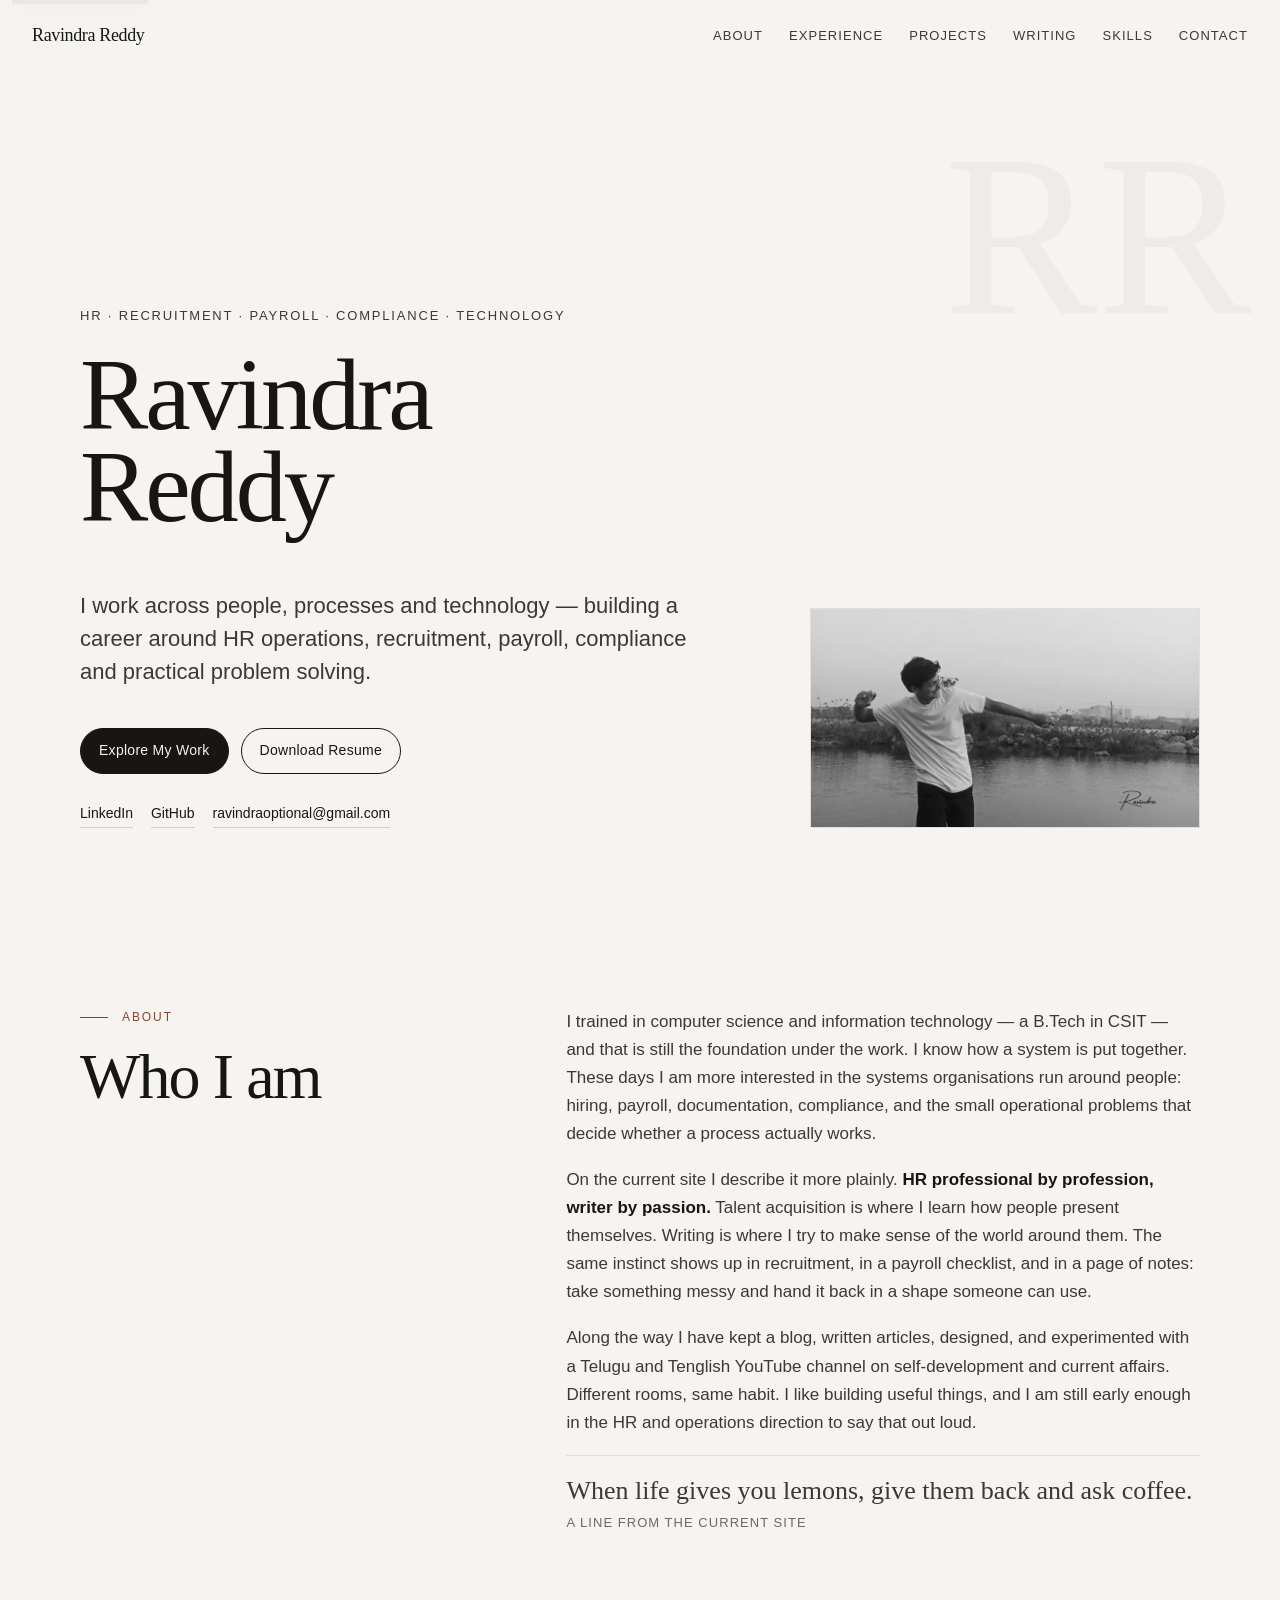
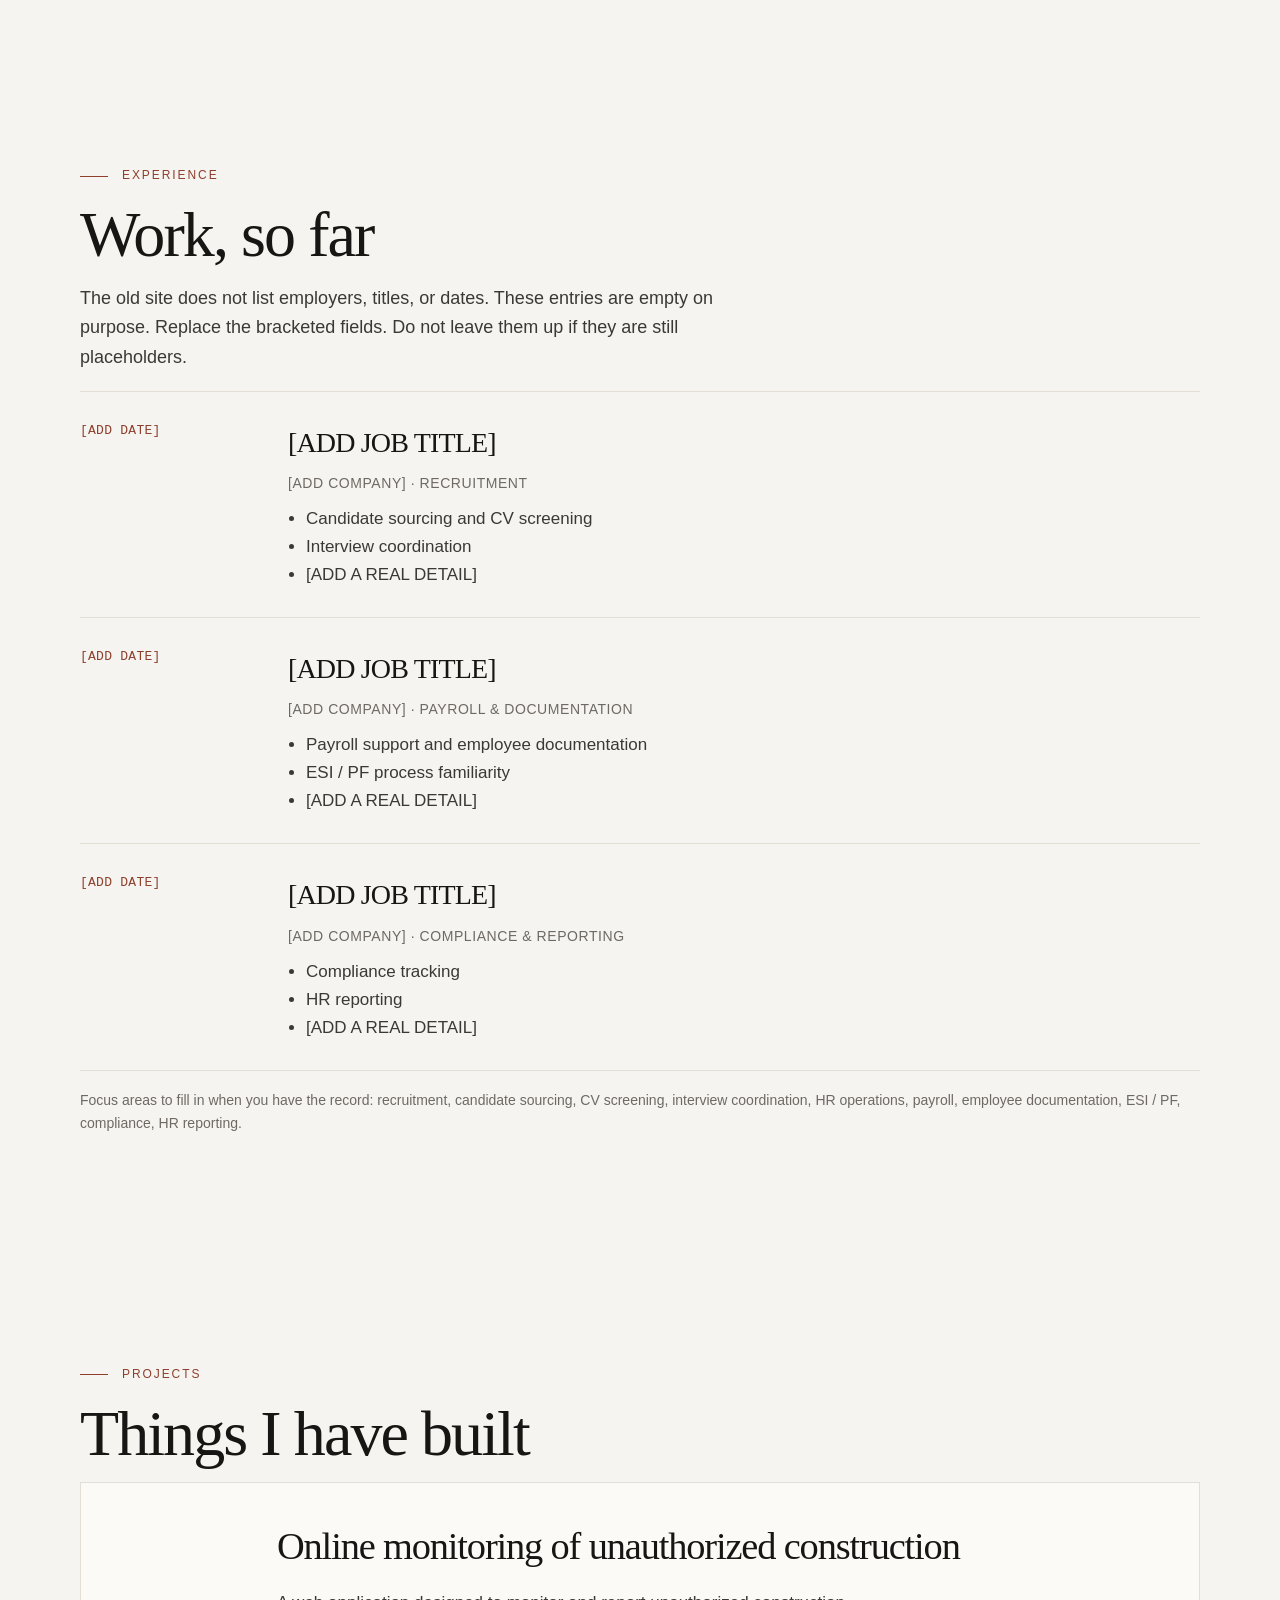
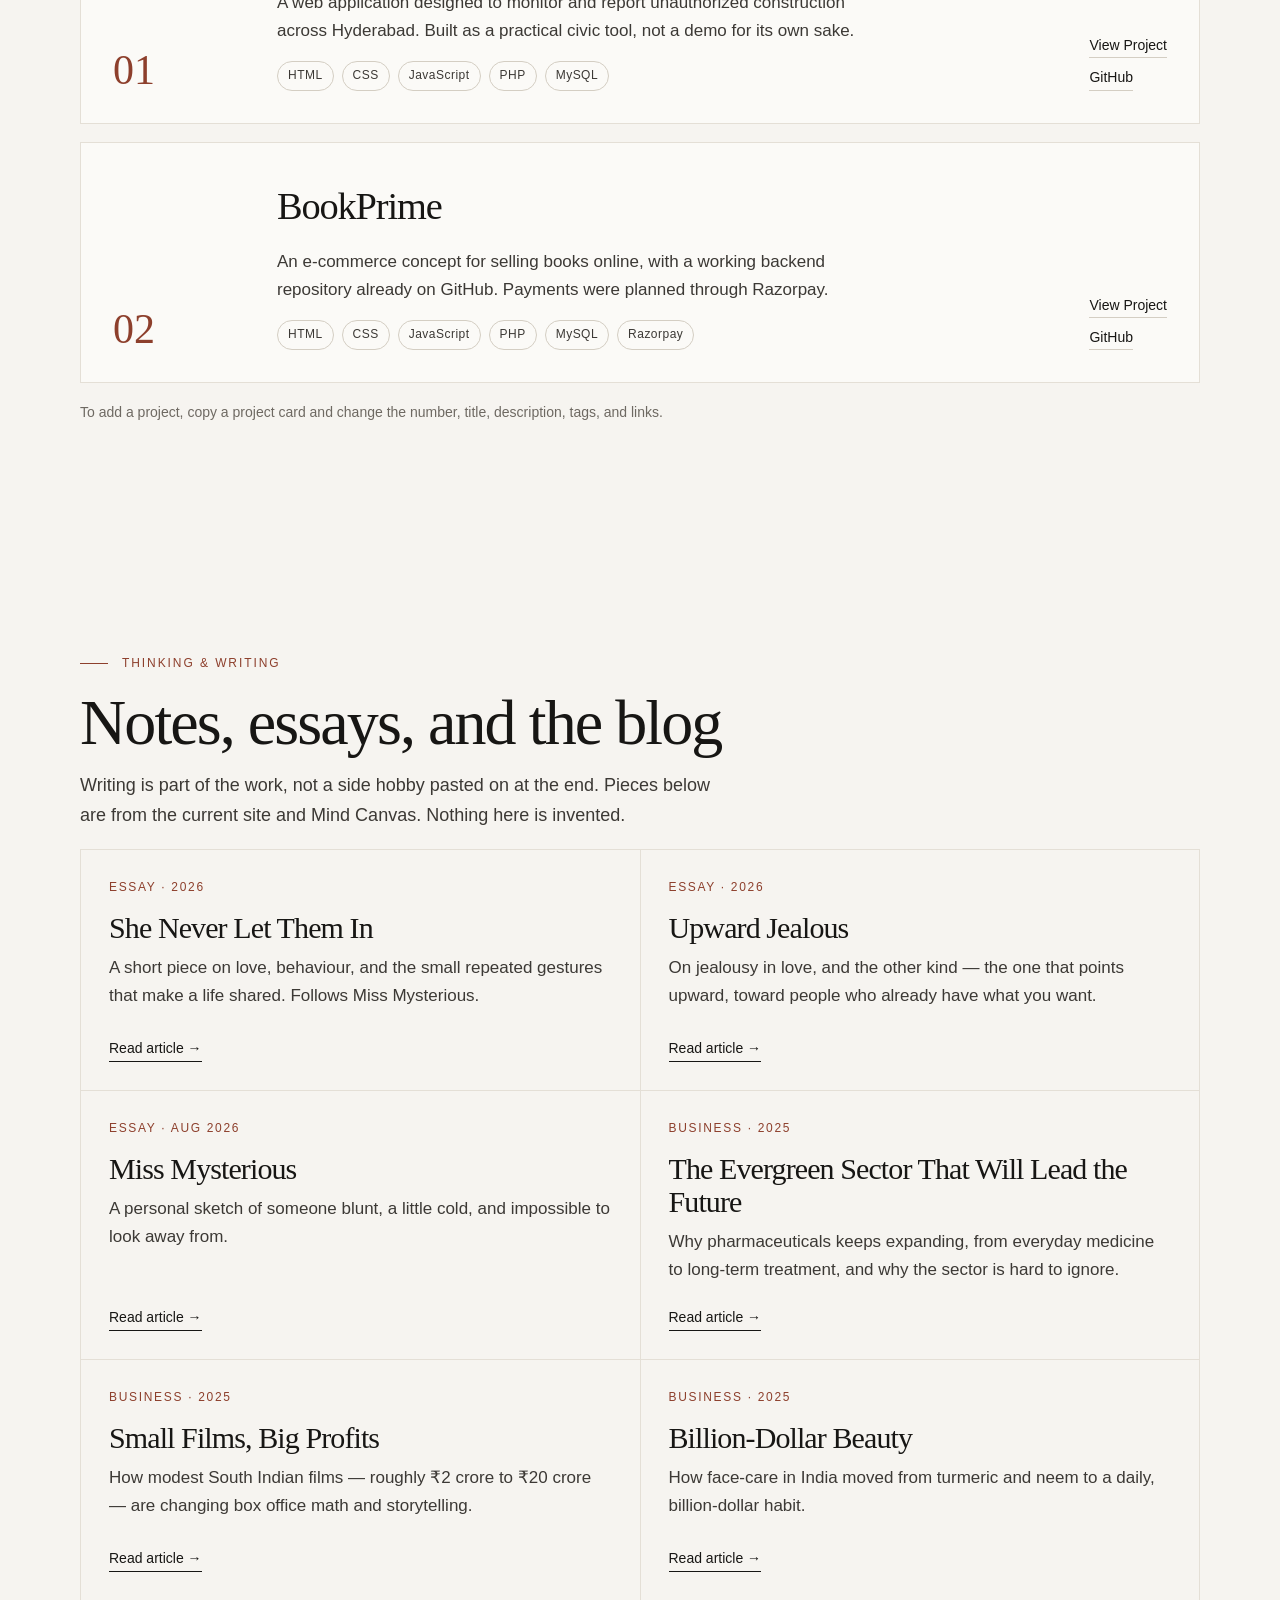
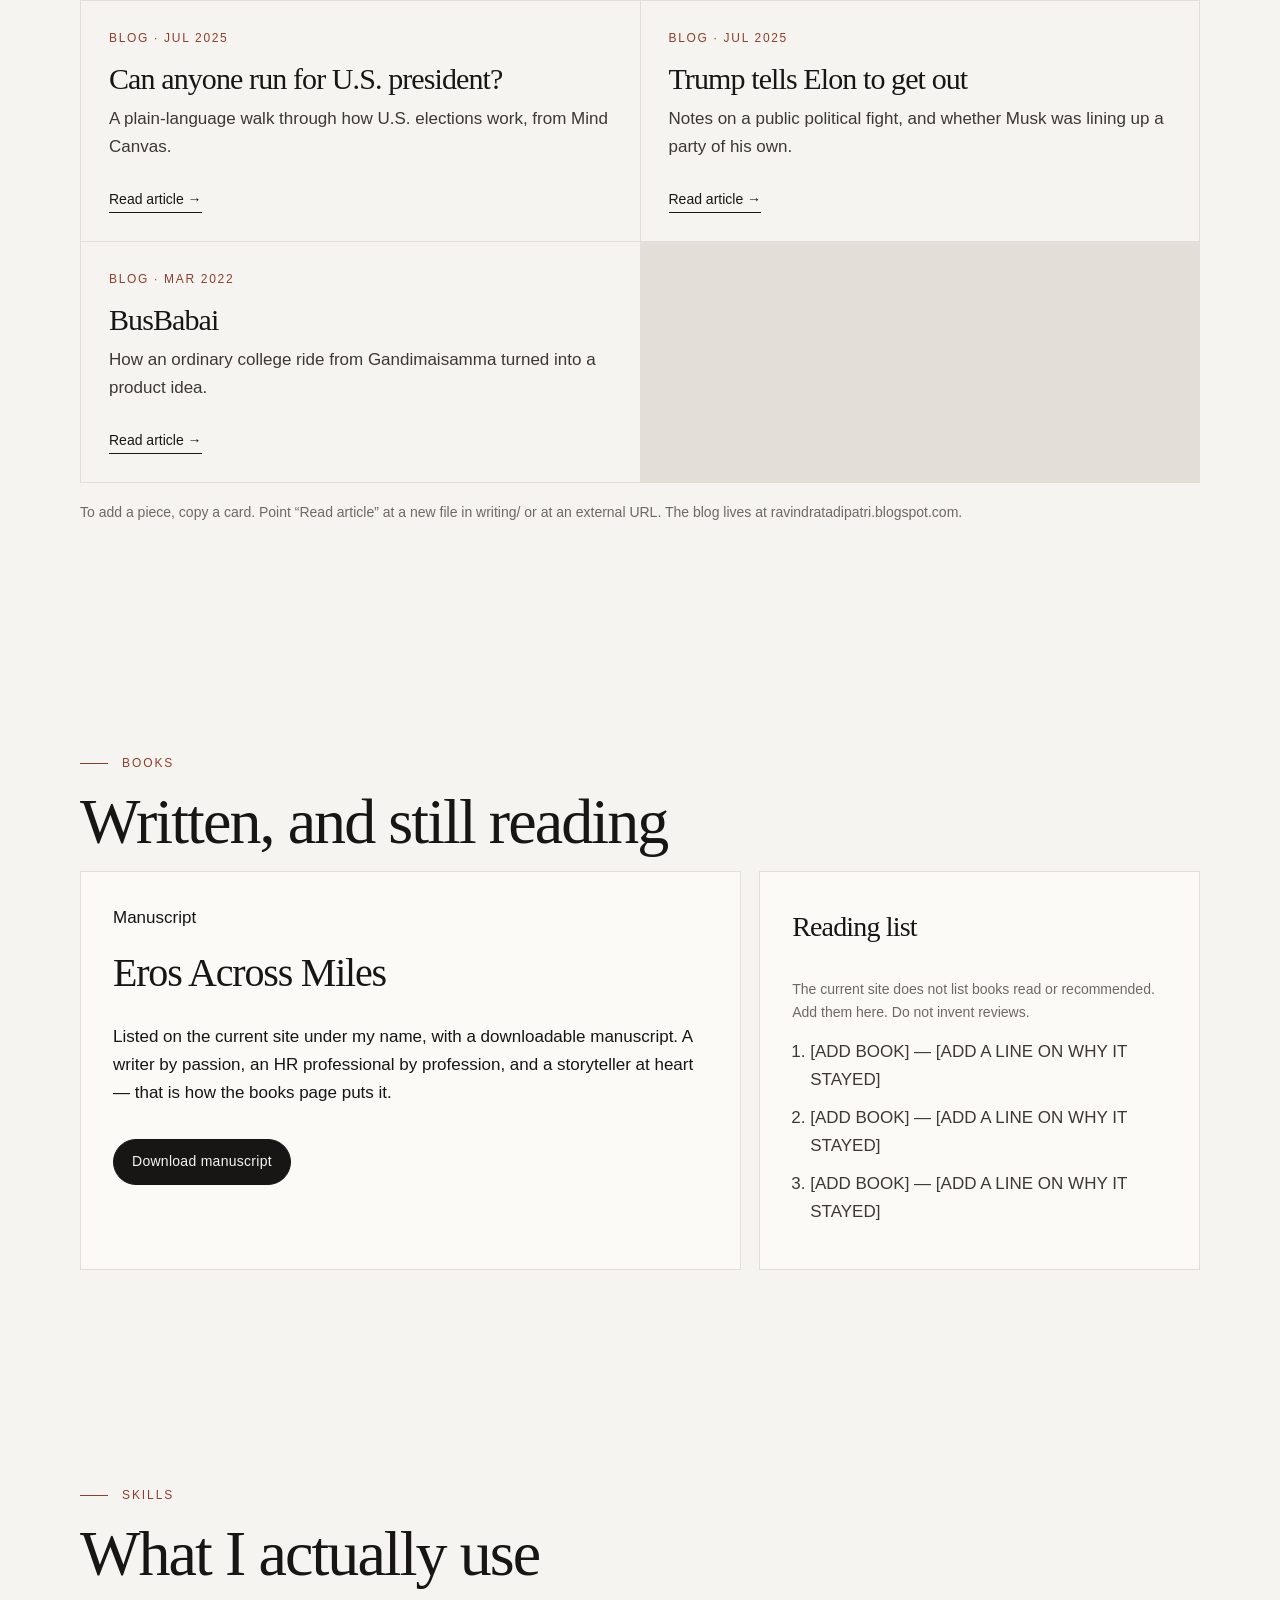
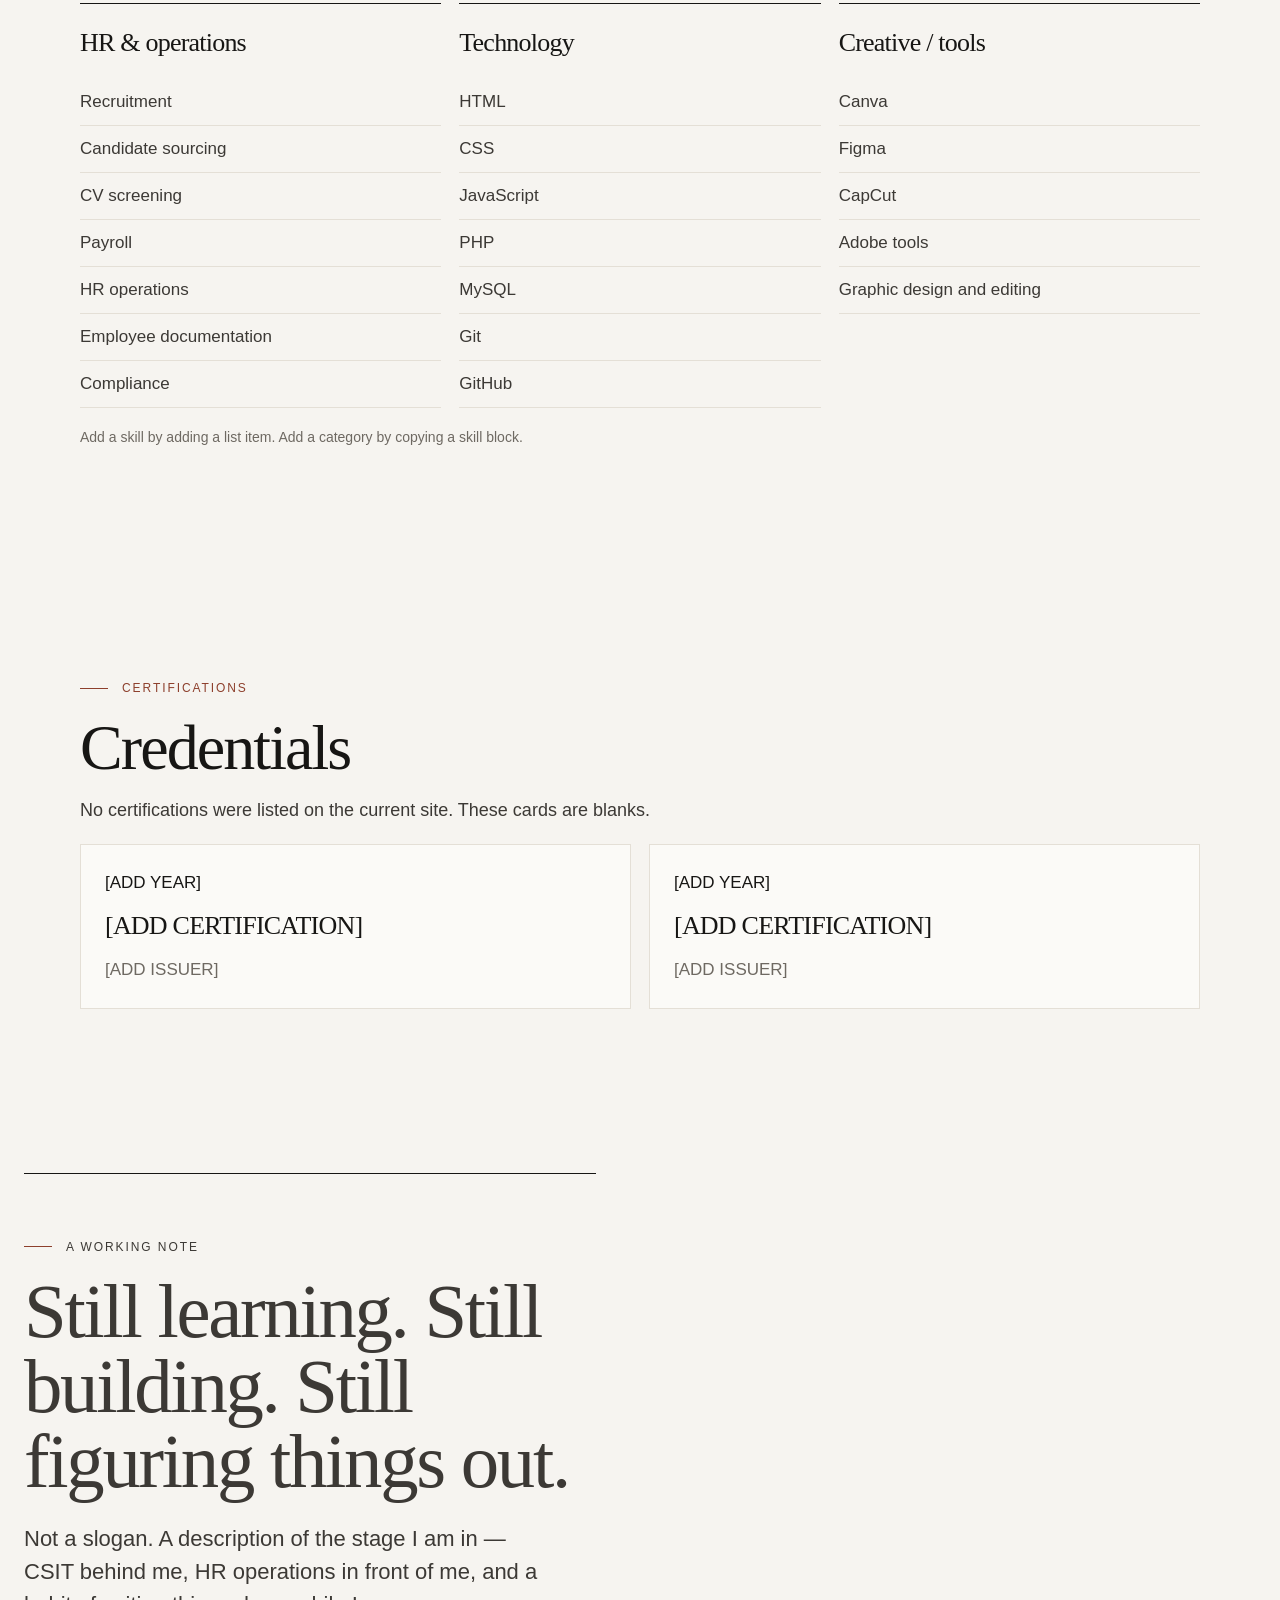
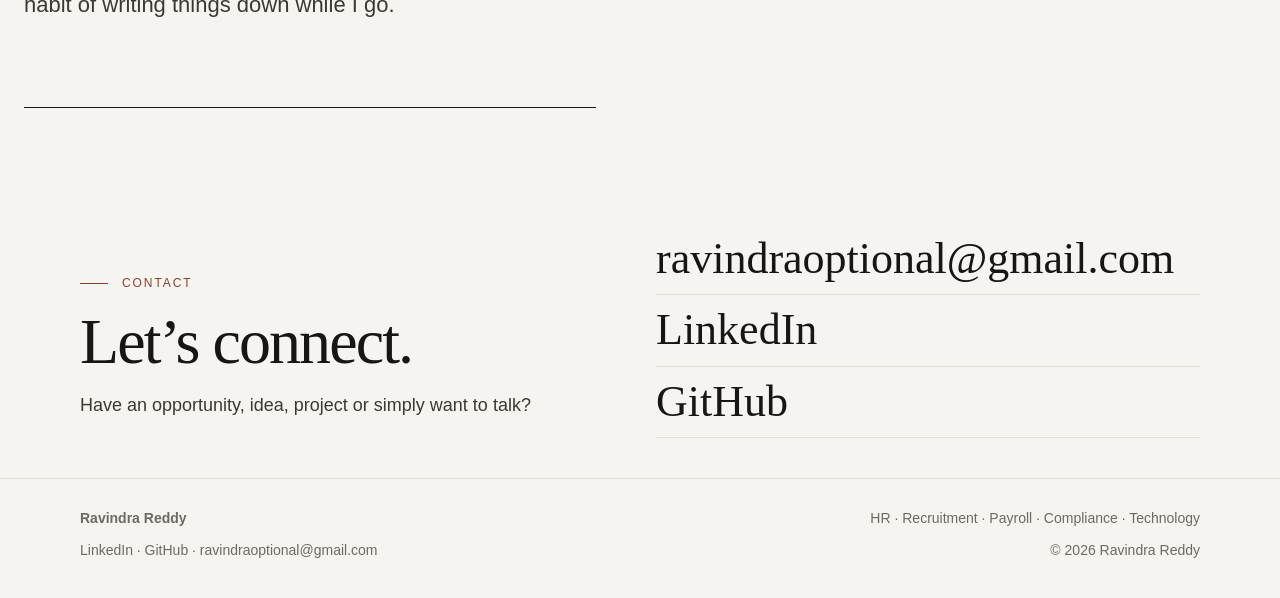
<file: index.html>
<!DOCTYPE html>
<html lang="en">
<head>
  <meta charset="UTF-8">
  <meta name="viewport" content="width=device-width, initial-scale=1">
  <title>Ravindra Reddy | HR, Recruitment, Payroll & Technology</title>
  <meta name="description" content="Personal website of Ravindra Reddy — HR, recruitment, payroll, compliance, technology and writing.">
  <meta name="author" content="Ravindra Reddy Tadipatri">
  <link rel="canonical" href="https://ravindraoptional-pixel.github.io/">
  <meta property="og:type" content="website">
  <meta property="og:title" content="Ravindra Reddy | HR, Recruitment, Payroll & Technology">
  <meta property="og:description" content="Personal website of Ravindra Reddy — HR, recruitment, payroll, compliance, technology and writing.">
  <meta property="og:url" content="https://ravindraoptional-pixel.github.io/">
  <meta property="og:image" content="https://ravindraoptional-pixel.github.io/assets/images/home.jpg">
  <meta name="twitter:card" content="summary_large_image">
  <meta name="twitter:image" content="https://ravindraoptional-pixel.github.io/assets/images/home.jpg">
  <meta name="twitter:title" content="Ravindra Reddy | HR, Recruitment, Payroll & Technology">
  <meta name="twitter:description" content="Personal website of Ravindra Reddy — HR, recruitment, payroll, compliance, technology and writing.">
  <link rel="icon" href="assets/icons/favicon.svg" type="image/svg+xml">
  <link rel="stylesheet" href="style.css">
</head>
<body>
  <a class="skip" href="#main">Skip to content</a>
  <header class="nav">
    <a class="brand" href="#top">Ravindra Reddy</a>
    <nav aria-label="Primary">
      <ul class="nav-links">
        <li><a href="#about">About</a></li>
        <li><a href="#experience">Experience</a></li>
        <li><a href="#projects">Projects</a></li>
        <li><a href="#writing">Writing</a></li>
        <li><a href="#skills">Skills</a></li>
        <li><a href="#contact">Contact</a></li>
      </ul>
    </nav>
    <button class="menu-btn" aria-label="Open menu" aria-expanded="false">
      <span></span><span></span><span></span>
    </button>
  </header>
  <div class="mobile-panel" id="mobile-nav">
    <a href="#about">About</a>
    <a href="#experience">Experience</a>
    <a href="#projects">Projects</a>
    <a href="#writing">Writing</a>
    <a href="#skills">Skills</a>
    <a href="#contact">Contact</a>
  </div>

  <main id="main">
    <section class="hero wrap" id="top">
      <div class="hero-bg" aria-hidden="true">RR</div>
      <div>
        <p class="eyebrow">HR · Recruitment · Payroll · Compliance · Technology</p>
        <h1>Ravindra<br>Reddy</h1>
        <p class="statement">I work across people, processes and technology — building a career around HR operations, recruitment, payroll, compliance and practical problem solving.</p>
        <div class="actions">
          <a class="btn" href="#projects">Explore My Work</a>
          <a class="btn ghost" href="resume.pdf" download>Download Resume</a>
        </div>
        <div class="socials">
          <a href="https://www.linkedin.com/in/ravindra-reddy-tadipatri-b8110123b" target="_blank" rel="noopener">LinkedIn</a>
          <a href="https://github.com/ravindraoptional-pixel" target="_blank" rel="noopener">GitHub</a>
          <a data-email href="mailto:ravindraoptional@gmail.com">ravindraoptional@gmail.com</a>
        </div>
      </div>
      <aside class="hero-panel hero-photo" aria-label="Portrait of Ravindra Reddy">
        <img src="assets/images/home.jpg" alt="Ravindra Reddy standing by the water, arms open, black and white" width="1600" height="900">
      </aside>
    </section>

    <section class="section" id="about">
      <div class="wrap split">
        <div>
          <p class="kicker">About</p>
          <h2>Who I am</h2>
        </div>
        <div class="about">
          <p>I trained in computer science and information technology — a B.Tech in CSIT — and that is still the foundation under the work. I know how a system is put together. These days I am more interested in the systems organisations run around people: hiring, payroll, documentation, compliance, and the small operational problems that decide whether a process actually works.</p>
          <p>On the current site I describe it more plainly. <strong>HR professional by profession, writer by passion.</strong> Talent acquisition is where I learn how people present themselves. Writing is where I try to make sense of the world around them. The same instinct shows up in recruitment, in a payroll checklist, and in a page of notes: take something messy and hand it back in a shape someone can use.</p>
          <p>Along the way I have kept a blog, written articles, designed, and experimented with a Telugu and Tenglish YouTube channel on self-development and current affairs. Different rooms, same habit. I like building useful things, and I am still early enough in the HR and operations direction to say that out loud.</p>
          <p class="quote">When life gives you lemons, give them back and ask coffee.<span>A line from the current site</span></p>
        </div>
      </div>
    </section>

    <section class="section" id="experience">
      <div class="wrap">
        <p class="kicker">Experience</p>
        <h2>Work, so far</h2>
        <p class="lede">The old site does not list employers, titles, or dates. These entries are empty on purpose. Replace the bracketed fields. Do not leave them up if they are still placeholders.</p>
        <!-- EDIT: copy a .job block to add a role. Replace every [ADD …] field. -->
        <div class="timeline">
          <article class="job">
            <time>[ADD DATE]</time>
            <div>
              <h3>[ADD JOB TITLE]</h3>
              <p class="meta">[ADD COMPANY] · Recruitment</p>
              <ul>
                <li>Candidate sourcing and CV screening</li>
                <li>Interview coordination</li>
                <li>[ADD A REAL DETAIL]</li>
              </ul>
            </div>
          </article>
          <article class="job">
            <time>[ADD DATE]</time>
            <div>
              <h3>[ADD JOB TITLE]</h3>
              <p class="meta">[ADD COMPANY] · Payroll & documentation</p>
              <ul>
                <li>Payroll support and employee documentation</li>
                <li>ESI / PF process familiarity</li>
                <li>[ADD A REAL DETAIL]</li>
              </ul>
            </div>
          </article>
          <article class="job">
            <time>[ADD DATE]</time>
            <div>
              <h3>[ADD JOB TITLE]</h3>
              <p class="meta">[ADD COMPANY] · Compliance & reporting</p>
              <ul>
                <li>Compliance tracking</li>
                <li>HR reporting</li>
                <li>[ADD A REAL DETAIL]</li>
              </ul>
            </div>
          </article>
        </div>
        <p class="note">Focus areas to fill in when you have the record: recruitment, candidate sourcing, CV screening, interview coordination, HR operations, payroll, employee documentation, ESI / PF, compliance, HR reporting.</p>
      </div>
    </section>

    <section class="section" id="projects">
      <div class="wrap">
        <p class="kicker">Projects</p>
        <h2>Things I have built</h2>
        <div class="projects">
          <article class="project">
            <div class="num">01</div>
            <div>
              <h3>Online monitoring of unauthorized construction</h3>
              <p>A web application designed to monitor and report unauthorized construction across Hyderabad. Built as a practical civic tool, not a demo for its own sake.</p>
              <div class="tags">
                <span>HTML</span><span>CSS</span><span>JavaScript</span><span>PHP</span><span>MySQL</span>
              </div>
            </div>
            <div class="project-links">
              <!-- EDIT: replace # with the live project URL -->
              <a href="#">View Project</a>
              <!-- EDIT: replace # with the GitHub repository URL -->
              <a href="#">GitHub</a>
            </div>
          </article>
          <article class="project">
            <div class="num">02</div>
            <div>
              <h3>BookPrime</h3>
              <p>An e-commerce concept for selling books online, with a working backend repository already on GitHub. Payments were planned through Razorpay.</p>
              <div class="tags">
                <span>HTML</span><span>CSS</span><span>JavaScript</span><span>PHP</span><span>MySQL</span><span>Razorpay</span>
              </div>
            </div>
            <div class="project-links">
              <!-- EDIT: replace # if a live demo exists -->
              <a href="#">View Project</a>
              <a href="https://github.com/ravindraoptional-pixel/bookprime-backend" target="_blank" rel="noopener">GitHub</a>
            </div>
          </article>
        </div>
        <p class="note">To add a project, copy a project card and change the number, title, description, tags, and links.</p>
      </div>
    </section>

    <section class="section" id="writing">
      <div class="wrap">
        <p class="kicker">Thinking & writing</p>
        <h2>Notes, essays, and the blog</h2>
        <p class="lede">Writing is part of the work, not a side hobby pasted on at the end. Pieces below are from the current site and Mind Canvas. Nothing here is invented.</p>
        <div class="editorial">
          <article class="card">
            <span class="cat">Essay · 2026</span>
            <h3>She Never Let Them In</h3>
            <p>A short piece on love, behaviour, and the small repeated gestures that make a life shared. Follows Miss Mysterious.</p>
            <a class="more" href="writing/she-never-let-them-in.html">Read article →</a>
          </article>
          <article class="card">
            <span class="cat">Essay · 2026</span>
            <h3>Upward Jealous</h3>
            <p>On jealousy in love, and the other kind — the one that points upward, toward people who already have what you want.</p>
            <a class="more" href="writing/upward-jealous.html">Read article →</a>
          </article>
          <article class="card">
            <span class="cat">Essay · Aug 2026</span>
            <h3>Miss Mysterious</h3>
            <p>A personal sketch of someone blunt, a little cold, and impossible to look away from.</p>
            <a class="more" href="writing/miss-mysterious.html">Read article →</a>
          </article>
          <article class="card">
            <span class="cat">Business · 2025</span>
            <h3>The Evergreen Sector That Will Lead the Future</h3>
            <p>Why pharmaceuticals keeps expanding, from everyday medicine to long-term treatment, and why the sector is hard to ignore.</p>
            <a class="more" href="writing/evergreen-sector.html">Read article →</a>
          </article>
          <article class="card">
            <span class="cat">Business · 2025</span>
            <h3>Small Films, Big Profits</h3>
            <p>How modest South Indian films — roughly ₹2 crore to ₹20 crore — are changing box office math and storytelling.</p>
            <a class="more" href="writing/small-films.html">Read article →</a>
          </article>
          <article class="card">
            <span class="cat">Business · 2025</span>
            <h3>Billion-Dollar Beauty</h3>
            <p>How face-care in India moved from turmeric and neem to a daily, billion-dollar habit.</p>
            <a class="more" href="writing/billion-dollar-beauty.html">Read article →</a>
          </article>
          <article class="card">
            <span class="cat">Blog · Jul 2025</span>
            <h3>Can anyone run for U.S. president?</h3>
            <p>A plain-language walk through how U.S. elections work, from Mind Canvas.</p>
            <a class="more" href="https://ravindratadipatri.blogspot.com/2025/07/can-anyone-run-for-us-president-us.html" target="_blank" rel="noopener">Read article →</a>
          </article>
          <article class="card">
            <span class="cat">Blog · Jul 2025</span>
            <h3>Trump tells Elon to get out</h3>
            <p>Notes on a public political fight, and whether Musk was lining up a party of his own.</p>
            <a class="more" href="https://ravindratadipatri.blogspot.com/2025/07/trump-tells-elon-to-get-out-is-musk.html" target="_blank" rel="noopener">Read article →</a>
          </article>
          <article class="card">
            <span class="cat">Blog · Mar 2022</span>
            <h3>BusBabai</h3>
            <p>How an ordinary college ride from Gandimaisamma turned into a product idea.</p>
            <a class="more" href="https://ravindratadipatri.blogspot.com/2022/03/busbabaiin.html" target="_blank" rel="noopener">Read article →</a>
          </article>
        </div>
        <p class="note">To add a piece, copy a card. Point “Read article” at a new file in writing/ or at an external URL. The blog lives at ravindratadipatri.blogspot.com.</p>
      </div>
    </section>

    <section class="section" id="books">
      <div class="wrap">
        <p class="kicker">Books</p>
        <h2>Written, and still reading</h2>
        <div class="books">
          <article class="book">
            <span class="cat">Manuscript</span>
            <h3>Eros Across Miles</h3>
            <p>Listed on the current site under my name, with a downloadable manuscript. A writer by passion, an HR professional by profession, and a storyteller at heart — that is how the books page puts it.</p>
            <div class="actions">
              <a class="btn" href="https://img1.wsimg.com/blobby/go/83d90bbe-ee3a-4395-9092-9f5ceddd77f4/downloads/Eros%20across%20miles(5).docx?ver=1788889213352">Download manuscript</a>
            </div>
          </article>
          <aside class="shelf">
            <h3>Reading list</h3>
            <p class="note">The current site does not list books read or recommended. Add them here. Do not invent reviews.</p>
            <ol>
              <li>[ADD BOOK] — [ADD A LINE ON WHY IT STAYED]</li>
              <li>[ADD BOOK] — [ADD A LINE ON WHY IT STAYED]</li>
              <li>[ADD BOOK] — [ADD A LINE ON WHY IT STAYED]</li>
            </ol>
          </aside>
        </div>
      </div>
    </section>

    <section class="section" id="skills">
      <div class="wrap">
        <p class="kicker">Skills</p>
        <h2>What I actually use</h2>
        <div class="skills">
          <article class="skill">
            <h3>HR & operations</h3>
            <ul>
              <li>Recruitment</li>
              <li>Candidate sourcing</li>
              <li>CV screening</li>
              <li>Payroll</li>
              <li>HR operations</li>
              <li>Employee documentation</li>
              <li>Compliance</li>
            </ul>
          </article>
          <article class="skill">
            <h3>Technology</h3>
            <ul>
              <li>HTML</li>
              <li>CSS</li>
              <li>JavaScript</li>
              <li>PHP</li>
              <li>MySQL</li>
              <li>Git</li>
              <li>GitHub</li>
            </ul>
          </article>
          <article class="skill">
            <h3>Creative / tools</h3>
            <ul>
              <li>Canva</li>
              <li>Figma</li>
              <li>CapCut</li>
              <li>Adobe tools</li>
              <li>Graphic design and editing</li>
            </ul>
          </article>
        </div>
        <p class="note">Add a skill by adding a list item. Add a category by copying a skill block.</p>
      </div>
    </section>

    <section class="section" id="certifications">
      <div class="wrap">
        <p class="kicker">Certifications</p>
        <h2>Credentials</h2>
        <p class="lede">No certifications were listed on the current site. These cards are blanks.</p>
        <div class="certs">
          <article class="cert">
            <span class="cat">[ADD YEAR]</span>
            <h3>[ADD CERTIFICATION]</h3>
            <p>[ADD ISSUER]</p>
          </article>
          <article class="cert">
            <span class="cat">[ADD YEAR]</span>
            <h3>[ADD CERTIFICATION]</h3>
            <p>[ADD ISSUER]</p>
          </article>
        </div>
      </div>
    </section>

    <section class="statement">
      <div class="wrap statement-inner">
        <p class="kicker">A working note</p>
        <h2>Still learning. Still building. Still figuring things out.</h2>
        <p>Not a slogan. A description of the stage I am in — CSIT behind me, HR operations in front of me, and a habit of writing things down while I go.</p>
      </div>
    </section>

    <section class="section contact" id="contact">
      <div class="wrap contact-grid">
        <div>
          <p class="kicker">Contact</p>
          <h2>Let’s connect.</h2>
          <p class="lede">Have an opportunity, idea, project or simply want to talk?</p>
        </div>
        <div>
          <a class="big" data-email href="mailto:ravindraoptional@gmail.com">ravindraoptional@gmail.com</a>
          <a class="big" href="https://www.linkedin.com/in/ravindra-reddy-tadipatri-b8110123b" target="_blank" rel="noopener">LinkedIn</a>
          <a class="big" href="https://github.com/ravindraoptional-pixel" target="_blank" rel="noopener">GitHub</a>
        </div>
      </div>
    </section>
  </main>

  <footer class="footer">
    <div class="wrap">
      <div class="footer-row">
        <strong>Ravindra Reddy</strong>
        <span>HR · Recruitment · Payroll · Compliance · Technology</span>
      </div>
      <div class="footer-links">
        <span>
          <a href="https://www.linkedin.com/in/ravindra-reddy-tadipatri-b8110123b" target="_blank" rel="noopener">LinkedIn</a>
          ·
          <a href="https://github.com/ravindraoptional-pixel" target="_blank" rel="noopener">GitHub</a>
          ·
          <a data-email href="mailto:ravindraoptional@gmail.com">Email</a>
        </span>
        <span>© <span data-year>2026</span> Ravindra Reddy</span>
      </div>
    </div>
  </footer>
  <script src="script.js"></script>
</body>
</html>
</file>
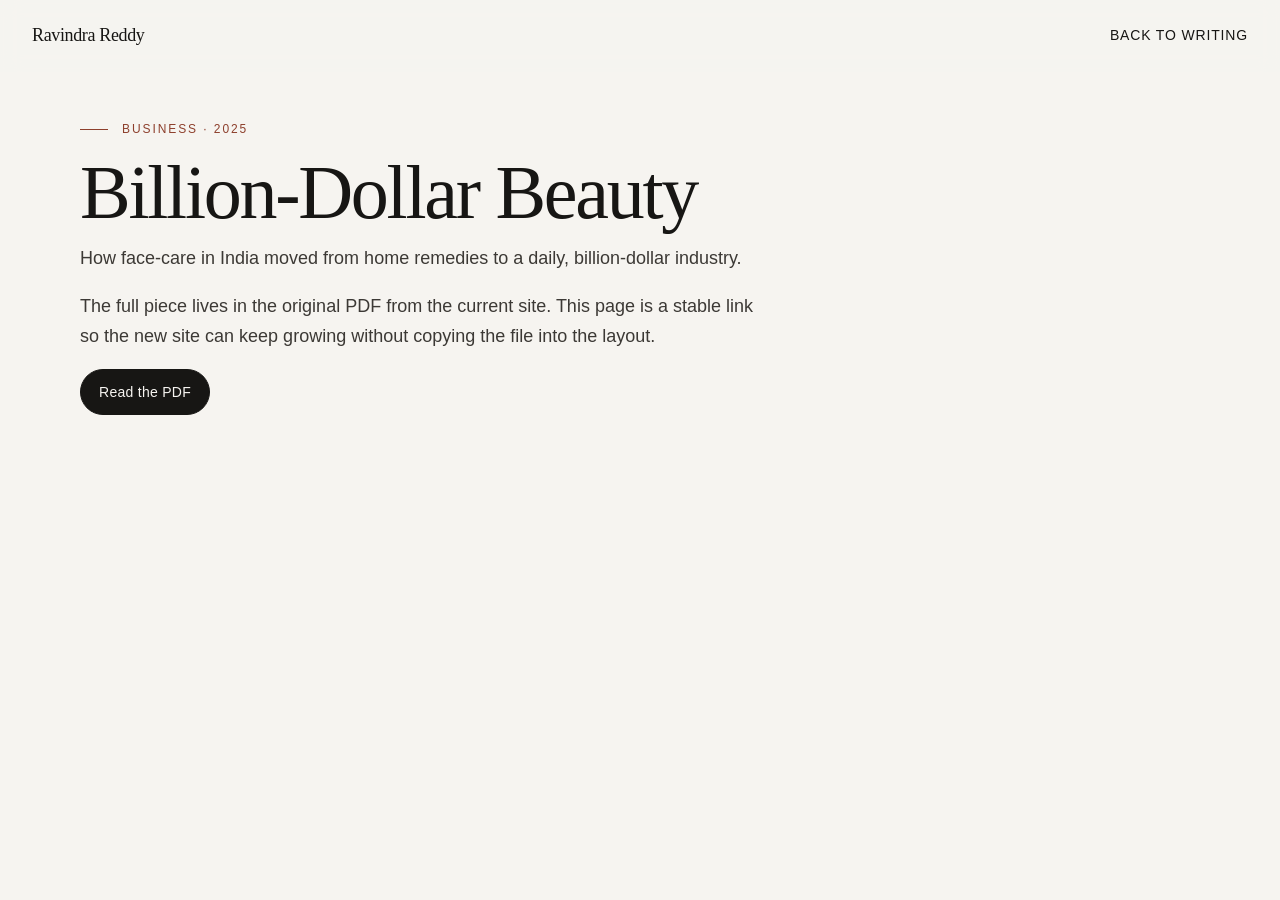
<file: writing/billion-dollar-beauty.html>
<!DOCTYPE html>
<html lang="en">
<head>
  <meta charset="UTF-8">
  <meta name="viewport" content="width=device-width, initial-scale=1">
  <title>Billion-Dollar Beauty — Ravindra Reddy</title>
  <meta name="description" content="How face-care in India moved from home remedies to a daily, billion-dollar industry.">
  <link rel="icon" href="../assets/icons/favicon.svg" type="image/svg+xml">
  <link rel="stylesheet" href="../style.css">
</head>
<body>
  <header class="nav">
    <a class="brand" href="../index.html">Ravindra Reddy</a>
    <a class="back" href="../index.html#writing">Back to writing</a>
  </header>
  <main class="page wrap">
    <p class="kicker">Business · 2025</p>
    <h1>Billion-Dollar Beauty</h1>
    <div class="prose">
      <p>How face-care in India moved from home remedies to a daily, billion-dollar industry.</p>
      <p>The full piece lives in the original PDF from the current site. This page is a stable link so the new site can keep growing without copying the file into the layout.</p>
      <p><a class="btn" href="https://img1.wsimg.com/blobby/go/83d90bbe-ee3a-4395-9092-9f5ceddd77f4/Face%20Care%20Article%20by%20Ravindra%20Feb%20Month.pdf" target="_blank" rel="noopener">Read the PDF</a></p>
    </div>
  </main>
</body>
</html>
</file>
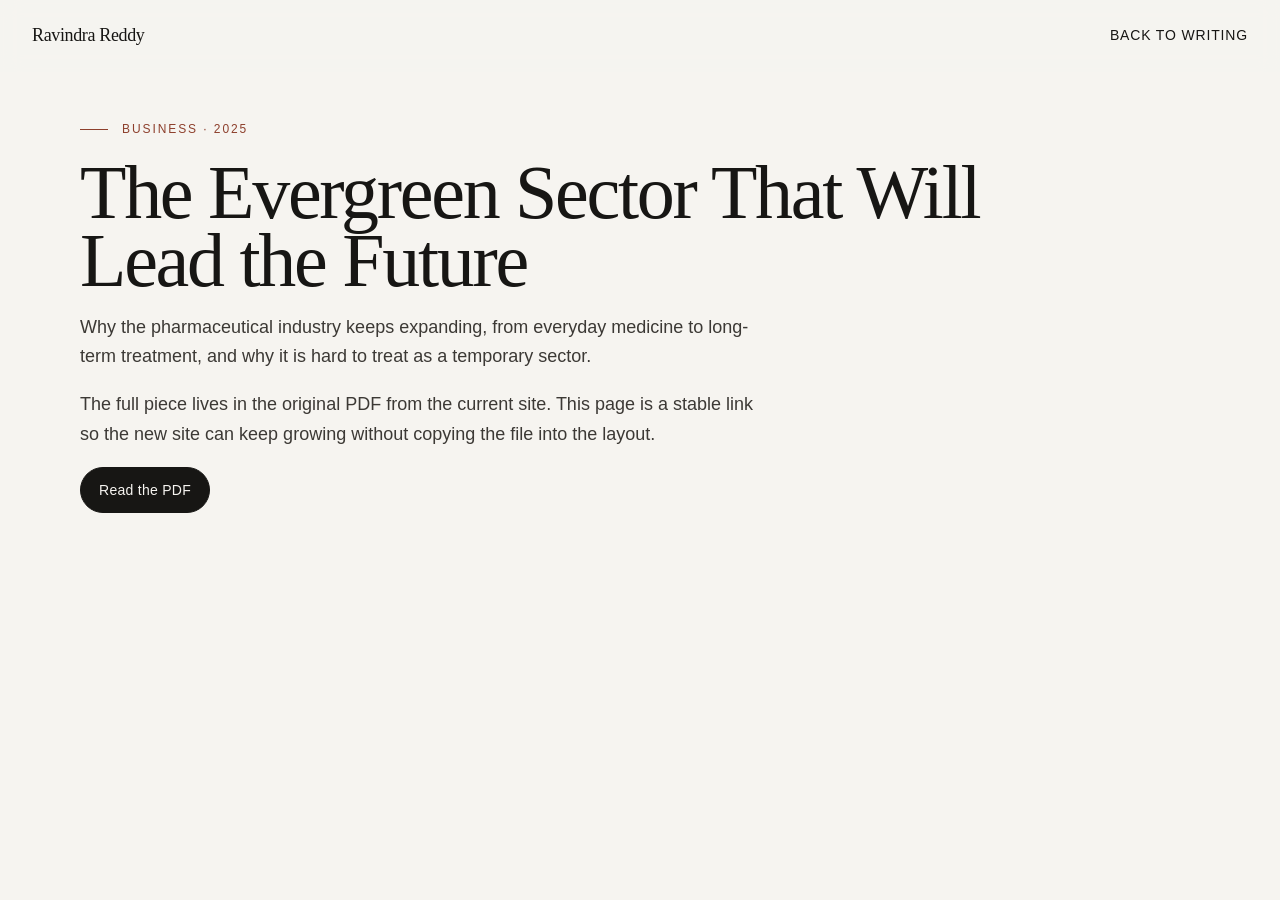
<file: writing/evergreen-sector.html>
<!DOCTYPE html>
<html lang="en">
<head>
  <meta charset="UTF-8">
  <meta name="viewport" content="width=device-width, initial-scale=1">
  <title>The Evergreen Sector That Will Lead the Future — Ravindra Reddy</title>
  <meta name="description" content="Why the pharmaceutical industry keeps expanding, from everyday medicine to long-term treatment, and why it is hard to treat as a temporary sector.">
  <link rel="icon" href="../assets/icons/favicon.svg" type="image/svg+xml">
  <link rel="stylesheet" href="../style.css">
</head>
<body>
  <header class="nav">
    <a class="brand" href="../index.html">Ravindra Reddy</a>
    <a class="back" href="../index.html#writing">Back to writing</a>
  </header>
  <main class="page wrap">
    <p class="kicker">Business · 2025</p>
    <h1>The Evergreen Sector That Will Lead the Future</h1>
    <div class="prose">
      <p>Why the pharmaceutical industry keeps expanding, from everyday medicine to long-term treatment, and why it is hard to treat as a temporary sector.</p>
      <p>The full piece lives in the original PDF from the current site. This page is a stable link so the new site can keep growing without copying the file into the layout.</p>
      <p><a class="btn" href="https://img1.wsimg.com/blobby/go/83d90bbe-ee3a-4395-9092-9f5ceddd77f4/Pharma%20Article.pdf" target="_blank" rel="noopener">Read the PDF</a></p>
    </div>
  </main>
</body>
</html>
</file>
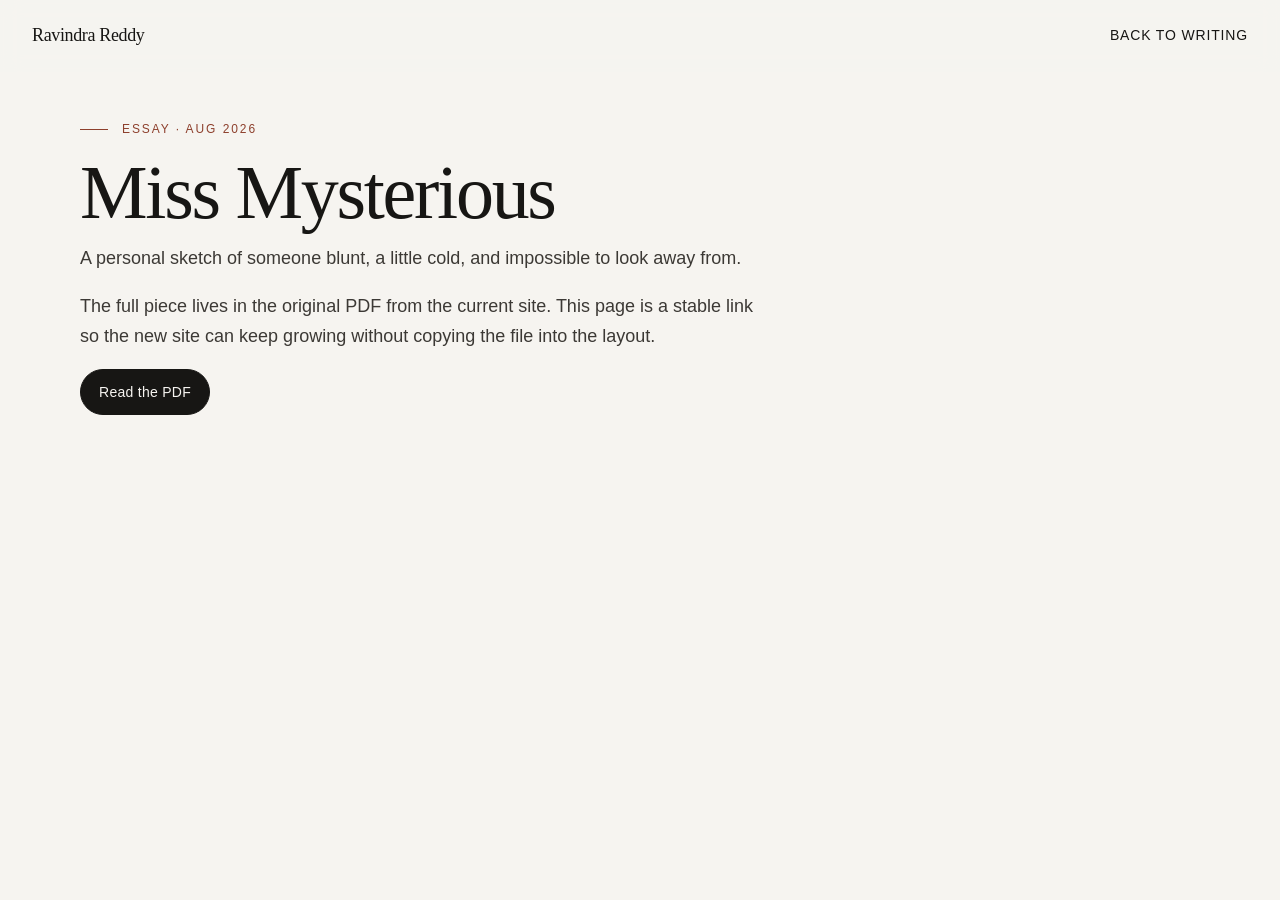
<file: writing/miss-mysterious.html>
<!DOCTYPE html>
<html lang="en">
<head>
  <meta charset="UTF-8">
  <meta name="viewport" content="width=device-width, initial-scale=1">
  <title>Miss Mysterious — Ravindra Reddy</title>
  <meta name="description" content="A personal sketch of someone blunt, a little cold, and impossible to look away from.">
  <link rel="icon" href="../assets/icons/favicon.svg" type="image/svg+xml">
  <link rel="stylesheet" href="../style.css">
</head>
<body>
  <header class="nav">
    <a class="brand" href="../index.html">Ravindra Reddy</a>
    <a class="back" href="../index.html#writing">Back to writing</a>
  </header>
  <main class="page wrap">
    <p class="kicker">Essay · Aug 2026</p>
    <h1>Miss Mysterious</h1>
    <div class="prose">
      <p>A personal sketch of someone blunt, a little cold, and impossible to look away from.</p>
      <p>The full piece lives in the original PDF from the current site. This page is a stable link so the new site can keep growing without copying the file into the layout.</p>
      <p><a class="btn" href="https://img1.wsimg.com/blobby/go/83d90bbe-ee3a-4395-9092-9f5ceddd77f4/Miss%20Mysterious.pdf" target="_blank" rel="noopener">Read the PDF</a></p>
    </div>
  </main>
</body>
</html>
</file>
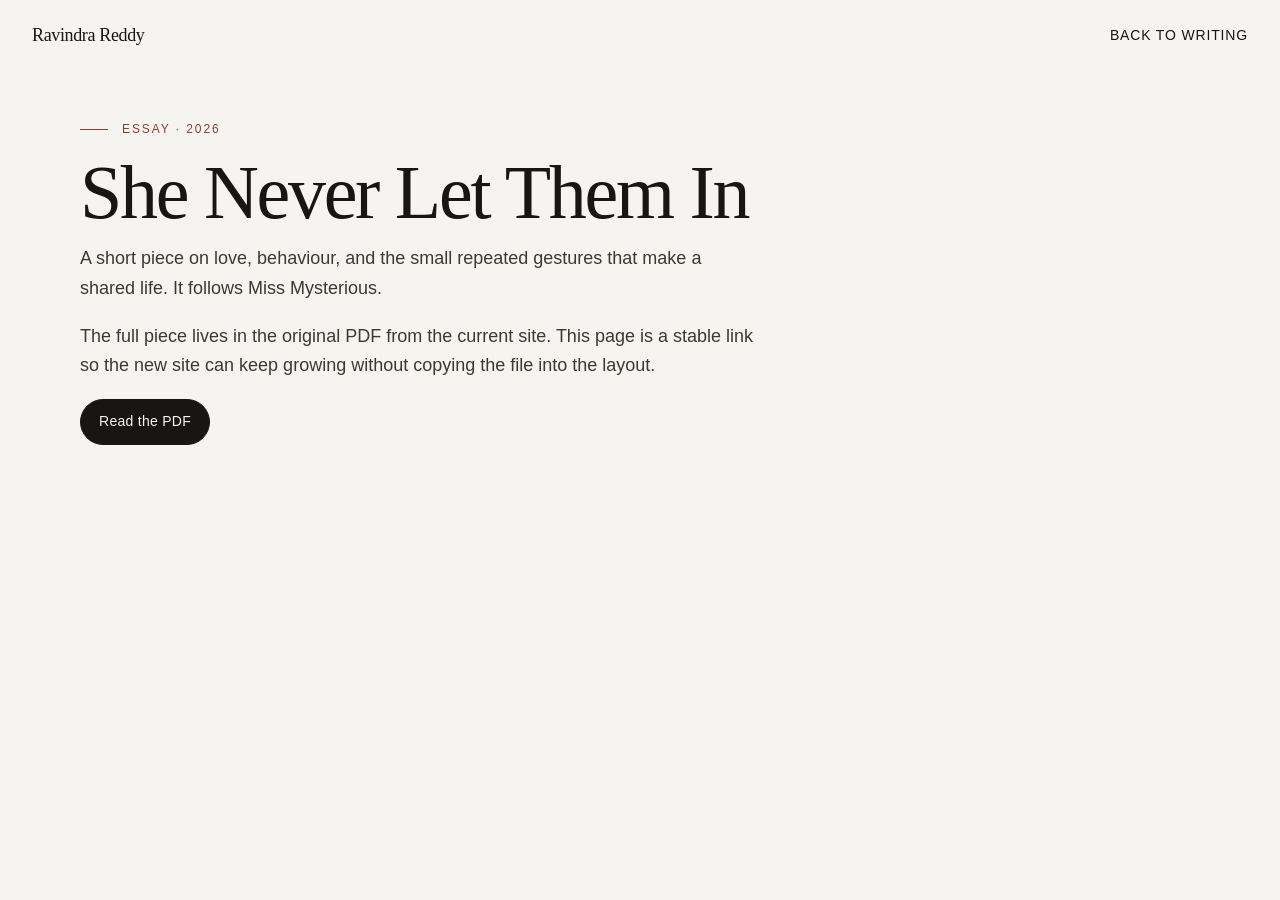
<file: writing/she-never-let-them-in.html>
<!DOCTYPE html>
<html lang="en">
<head>
  <meta charset="UTF-8">
  <meta name="viewport" content="width=device-width, initial-scale=1">
  <title>She Never Let Them In — Ravindra Reddy</title>
  <meta name="description" content="A short piece on love, behaviour, and the small repeated gestures that make a shared life. It follows Miss Mysterious.">
  <link rel="icon" href="../assets/icons/favicon.svg" type="image/svg+xml">
  <link rel="stylesheet" href="../style.css">
</head>
<body>
  <header class="nav">
    <a class="brand" href="../index.html">Ravindra Reddy</a>
    <a class="back" href="../index.html#writing">Back to writing</a>
  </header>
  <main class="page wrap">
    <p class="kicker">Essay · 2026</p>
    <h1>She Never Let Them In</h1>
    <div class="prose">
      <p>A short piece on love, behaviour, and the small repeated gestures that make a shared life. It follows Miss Mysterious.</p>
      <p>The full piece lives in the original PDF from the current site. This page is a stable link so the new site can keep growing without copying the file into the layout.</p>
      <p><a class="btn" href="https://img1.wsimg.com/blobby/go/83d90bbe-ee3a-4395-9092-9f5ceddd77f4/She%20Never%20Let%20Them%20In.pdf" target="_blank" rel="noopener">Read the PDF</a></p>
    </div>
  </main>
</body>
</html>
</file>
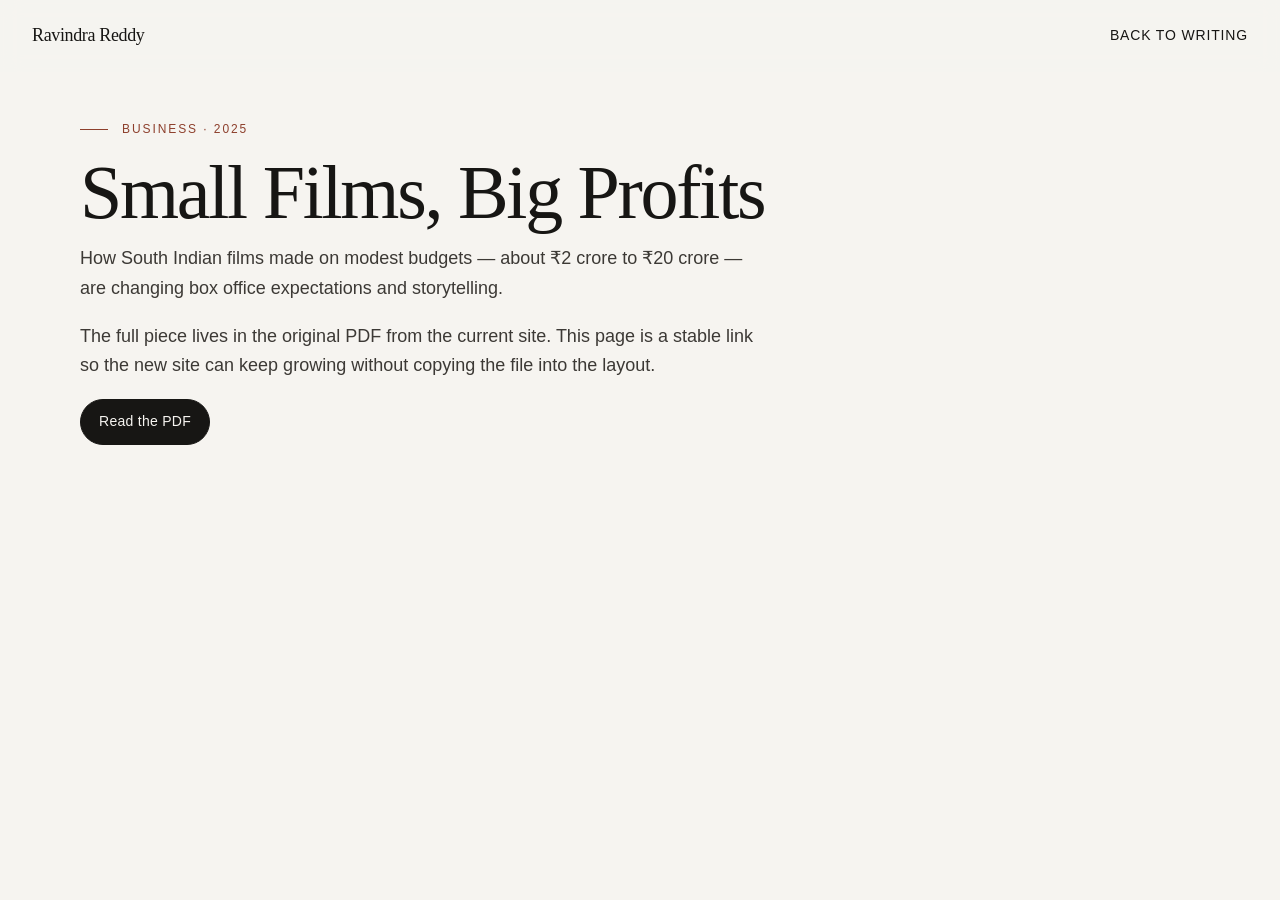
<file: writing/small-films.html>
<!DOCTYPE html>
<html lang="en">
<head>
  <meta charset="UTF-8">
  <meta name="viewport" content="width=device-width, initial-scale=1">
  <title>Small Films, Big Profits — Ravindra Reddy</title>
  <meta name="description" content="How South Indian films made on modest budgets — about ₹2 crore to ₹20 crore — are changing box office expectations and storytelling.">
  <link rel="icon" href="../assets/icons/favicon.svg" type="image/svg+xml">
  <link rel="stylesheet" href="../style.css">
</head>
<body>
  <header class="nav">
    <a class="brand" href="../index.html">Ravindra Reddy</a>
    <a class="back" href="../index.html#writing">Back to writing</a>
  </header>
  <main class="page wrap">
    <p class="kicker">Business · 2025</p>
    <h1>Small Films, Big Profits</h1>
    <div class="prose">
      <p>How South Indian films made on modest budgets — about ₹2 crore to ₹20 crore — are changing box office expectations and storytelling.</p>
      <p>The full piece lives in the original PDF from the current site. This page is a stable link so the new site can keep growing without copying the file into the layout.</p>
      <p><a class="btn" href="https://img1.wsimg.com/blobby/go/83d90bbe-ee3a-4395-9092-9f5ceddd77f4/South%20indian%20Film%20Article.pdf" target="_blank" rel="noopener">Read the PDF</a></p>
    </div>
  </main>
</body>
</html>
</file>
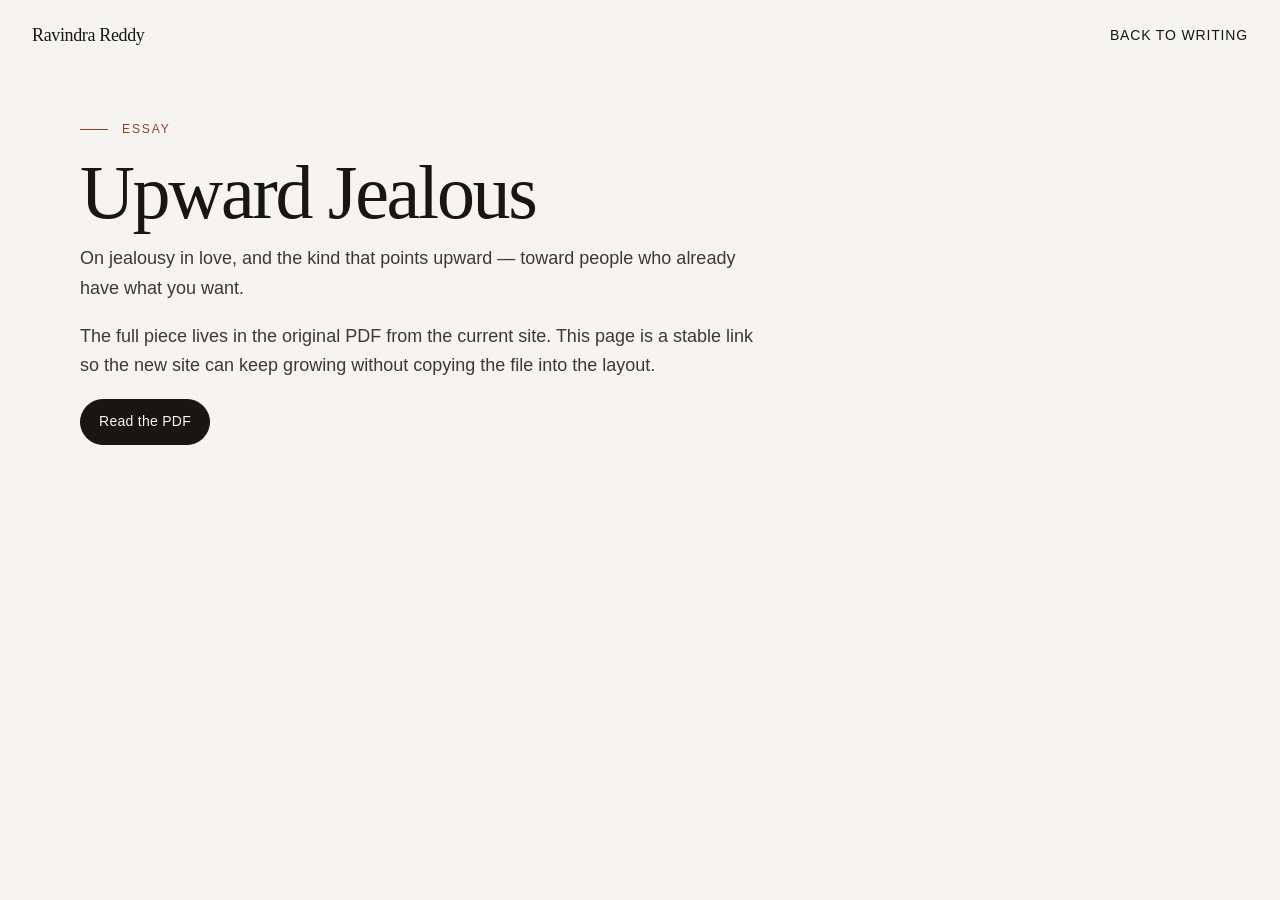
<file: writing/upward-jealous.html>
<!DOCTYPE html>
<html lang="en">
<head>
  <meta charset="UTF-8">
  <meta name="viewport" content="width=device-width, initial-scale=1">
  <title>Upward Jealous — Ravindra Reddy</title>
  <meta name="description" content="On jealousy in love, and the kind that points upward — toward people who already have what you want.">
  <link rel="icon" href="../assets/icons/favicon.svg" type="image/svg+xml">
  <link rel="stylesheet" href="../style.css">
</head>
<body>
  <header class="nav">
    <a class="brand" href="../index.html">Ravindra Reddy</a>
    <a class="back" href="../index.html#writing">Back to writing</a>
  </header>
  <main class="page wrap">
    <p class="kicker">Essay</p>
    <h1>Upward Jealous</h1>
    <div class="prose">
      <p>On jealousy in love, and the kind that points upward — toward people who already have what you want.</p>
      <p>The full piece lives in the original PDF from the current site. This page is a stable link so the new site can keep growing without copying the file into the layout.</p>
      <p><a class="btn" href="https://img1.wsimg.com/blobby/go/83d90bbe-ee3a-4395-9092-9f5ceddd77f4/Upward%20Jealous.pdf" target="_blank" rel="noopener">Read the PDF</a></p>
    </div>
  </main>
</body>
</html>
</file>
<file: style.css>
:root {
  --bg: #f6f4f0;
  --bg-raised: #fbfaf7;
  --ink: #171614;
  --ink-soft: #3c3935;
  --muted: #6e6962;
  --line: #e4dfd6;
  --line-strong: #d4cec3;
  --accent: #8d3f2c;
  --accent-deep: #6e2f20;
  --shadow: 0 18px 40px rgba(23, 22, 20, 0.05);
  --serif: "Iowan Old Style", "Palatino Linotype", Palatino, "Book Antiqua", Georgia, serif;
  --sans: "Avenir Next", "Segoe UI", "Helvetica Neue", Helvetica, Arial, sans-serif;
  --mono: "SFMono-Regular", ui-monospace, "Cascadia Mono", Consolas, monospace;
  --nav-h: 72px;
  --max: 1120px;
  --ease: cubic-bezier(0.22, 1, 0.36, 1);
}

* { box-sizing: border-box; }
html { scroll-behavior: smooth; }
body {
  margin: 0;
  background: var(--bg);
  color: var(--ink);
  font-family: var(--sans);
  font-size: 17px;
  line-height: 1.65;
  text-rendering: optimizeLegibility;
}
img { max-width: 100%; display: block; }
a { color: inherit; text-decoration: none; }
button, input, textarea { font: inherit; }
::selection { background: #eadfd8; color: var(--ink); }

.skip {
  position: absolute;
  left: 12px;
  top: -40px;
  background: var(--ink);
  color: #fff;
  padding: 8px 12px;
  z-index: 20;
}
.skip:focus { top: 12px; }

.nav {
  position: sticky;
  top: 0;
  z-index: 30;
  height: var(--nav-h);
  display: flex;
  align-items: center;
  justify-content: space-between;
  padding: 0 32px;
  background: rgba(246, 244, 240, 0.9);
  backdrop-filter: blur(10px);
  border-bottom: 1px solid transparent;
}
.nav.scrolled { border-bottom-color: var(--line); }
.brand {
  font-family: var(--serif);
  font-size: 18px;
  letter-spacing: -0.02em;
}
.nav-links {
  display: flex;
  gap: 26px;
  list-style: none;
  margin: 0;
  padding: 0;
}
.nav-links a {
  font-size: 13px;
  letter-spacing: 0.08em;
  text-transform: uppercase;
  color: var(--ink-soft);
}
.nav-links a:hover,
.nav-links a.active { color: var(--accent); }
.menu-btn {
  display: none;
  width: 42px;
  height: 42px;
  border: 1px solid var(--line-strong);
  background: transparent;
  border-radius: 999px;
  padding: 0;
  cursor: pointer;
}
.menu-btn span {
  display: block;
  width: 16px;
  height: 1px;
  margin: 5px auto;
  background: var(--ink);
  transition: transform 0.25s var(--ease);
}

.wrap {
  width: min(var(--max), calc(100% - 48px));
  margin: 0 auto;
}
.section { padding: 108px 0; }
.kicker {
  display: flex;
  align-items: center;
  gap: 14px;
  margin: 0 0 18px;
  color: var(--accent);
  font-size: 12px;
  letter-spacing: 0.16em;
  text-transform: uppercase;
}
.kicker::before {
  content: "";
  width: 28px;
  height: 1px;
  background: var(--accent);
}
h1, h2, h3, .serif { font-family: var(--serif); font-weight: 500; letter-spacing: -0.03em; }
h1 {
  margin: 0;
  font-size: clamp(56px, 8vw, 104px);
  line-height: 0.9;
  font-weight: 500;
}
h2 {
  margin: 0 0 18px;
  font-size: clamp(36px, 5vw, 64px);
  line-height: 0.96;
}
.lede {
  max-width: 640px;
  color: var(--ink-soft);
  font-size: 18px;
}

.hero {
  min-height: calc(100vh - var(--nav-h));
  display: grid;
  grid-template-columns: 1.4fr 0.8fr;
  gap: 48px;
  align-items: end;
  padding: 48px 0 72px;
  position: relative;
}
.hero-bg {
  position: absolute;
  right: -4vw;
  top: 8vh;
  font-family: var(--serif);
  font-size: clamp(120px, 18vw, 240px);
  line-height: 0.8;
  color: rgba(23, 22, 20, 0.035);
  pointer-events: none;
  user-select: none;
}
.eyebrow {
  margin: 0 0 22px;
  font-size: 13px;
  letter-spacing: 0.14em;
  text-transform: uppercase;
  color: var(--ink-soft);
}
.statement {
  max-width: 620px;
  margin: 28px 0 0;
  font-size: clamp(18px, 2vw, 22px);
  line-height: 1.5;
  color: var(--ink-soft);
}
.actions {
  display: flex;
  flex-wrap: wrap;
  gap: 12px;
  margin-top: 32px;
}
.btn {
  display: inline-flex;
  align-items: center;
  justify-content: center;
  min-height: 46px;
  padding: 0 18px;
  border: 1px solid var(--ink);
  border-radius: 999px;
  background: var(--ink);
  color: #f6f4f0;
  font-size: 14px;
  letter-spacing: 0.02em;
  transition: transform 0.25s var(--ease), background 0.25s var(--ease), color 0.25s var(--ease);
}
.btn:hover { transform: translateY(-1px); background: var(--accent); border-color: var(--accent); }
.btn.ghost { background: transparent; color: var(--ink); }
.btn.ghost:hover { background: var(--ink); color: #f6f4f0; }
.socials {
  display: flex;
  gap: 18px;
  margin-top: 28px;
  font-size: 14px;
}
.socials a {
  border-bottom: 1px solid var(--line-strong);
  padding-bottom: 2px;
}
.socials a:hover { border-color: var(--accent); color: var(--accent); }

.hero-panel {
  border: 1px solid var(--line);
  background: var(--bg-raised);
  padding: 28px 26px 24px;
  min-height: 320px;
  display: flex;
  flex-direction: column;
  justify-content: space-between;
  position: relative;
  overflow: hidden;
}
.hero-photo {
  padding: 0;
  min-height: 0;
  background: #ddd8d0;
  overflow: hidden;
}
.hero-photo img {
  width: 100%;
  height: auto;
  display: block;
}
.mark {
  font-family: var(--serif);
  font-size: 92px;
  line-height: 0.8;
  letter-spacing: -0.05em;
}
.rule {
  width: 1px;
  height: 72px;
  background: var(--accent);
  transform-origin: top;
  animation: grow 2.8s var(--ease) infinite alternate;
}
@keyframes grow { from { transform: scaleY(0.35); } to { transform: scaleY(1); } }
.hero-panel p { margin: 16px 0 0; color: var(--ink-soft); max-width: 280px; }
.panel-foot {
  display: flex;
  justify-content: space-between;
  align-items: flex-end;
  gap: 12px;
  margin-top: 28px;
  font-size: 12px;
  letter-spacing: 0.12em;
  text-transform: uppercase;
  color: var(--muted);
}

.split {
  display: grid;
  grid-template-columns: 0.8fr 1.2fr;
  gap: 64px;
}
.about p { margin: 0 0 18px; color: var(--ink-soft); }
.about p strong { color: var(--ink); font-weight: 600; }
.quote {
  margin: 28px 0 0;
  padding-top: 18px;
  border-top: 1px solid var(--line);
  font-family: var(--serif);
  font-size: 26px;
  line-height: 1.3;
  color: var(--ink);
}
.quote span { display: block; margin-top: 8px; font-family: var(--sans); font-size: 13px; letter-spacing: 0.08em; text-transform: uppercase; color: var(--muted); }

.timeline { display: flex; flex-direction: column; border-top: 1px solid var(--line); }
.job {
  display: grid;
  grid-template-columns: 180px 1fr;
  gap: 28px;
  padding: 28px 0;
  border-bottom: 1px solid var(--line);
}
.job time, .placeholder {
  font-family: var(--mono);
  font-size: 13px;
  color: var(--accent);
  letter-spacing: 0.02em;
}
.job h3 { margin: 0 0 6px; font-size: 28px; }
.job .meta { margin: 0 0 10px; color: var(--muted); font-size: 14px; letter-spacing: 0.04em; text-transform: uppercase; }
.job ul { margin: 10px 0 0; padding-left: 18px; color: var(--ink-soft); }
.note {
  margin-top: 18px;
  color: var(--muted);
  font-size: 14px;
}

.projects { display: grid; gap: 18px; }
.project {
  display: grid;
  grid-template-columns: 140px 1fr auto;
  gap: 24px;
  align-items: end;
  padding: 32px;
  border: 1px solid var(--line);
  background: var(--bg-raised);
  transition: border-color 0.25s var(--ease), transform 0.25s var(--ease);
}
.project:hover { border-color: #cfc8bc; transform: translateY(-2px); }
.project .num {
  font-family: var(--serif);
  font-size: 42px;
  line-height: 1;
  color: var(--accent);
}
.project h3 { margin: 0 0 10px; font-size: clamp(28px, 3vw, 40px); }
.project p { margin: 0; color: var(--ink-soft); max-width: 620px; }
.tags { display: flex; flex-wrap: wrap; gap: 8px; margin-top: 16px; }
.tags span, .chip {
  border: 1px solid var(--line-strong);
  border-radius: 999px;
  padding: 4px 10px;
  font-size: 12px;
  letter-spacing: 0.04em;
  color: var(--ink-soft);
}
.project-links { display: flex; flex-direction: column; gap: 8px; font-size: 14px; }
.project-links a { border-bottom: 1px solid var(--line-strong); width: fit-content; }
.project-links a:hover { color: var(--accent); border-color: var(--accent); }

.editorial {
  display: grid;
  grid-template-columns: 1fr 1fr;
  gap: 1px;
  background: var(--line);
  border: 1px solid var(--line);
}
.card {
  background: var(--bg);
  padding: 28px;
  min-height: 240px;
  display: flex;
  flex-direction: column;
  transition: background 0.25s var(--ease);
}
.card:hover { background: var(--bg-raised); }
.card .cat {
  font-size: 12px;
  letter-spacing: 0.14em;
  text-transform: uppercase;
  color: var(--accent);
}
.card h3 { margin: 14px 0 10px; font-size: 30px; line-height: 1.1; }
.card p { margin: 0; color: var(--ink-soft); }
.card .more {
  margin-top: auto;
  padding-top: 22px;
  font-size: 14px;
  border-bottom: 1px solid var(--ink);
  width: fit-content;
}
.card .more:hover { color: var(--accent); border-color: var(--accent); }

.books {
  display: grid;
  grid-template-columns: 1.2fr 0.8fr;
  gap: 18px;
}
.book, .shelf {
  border: 1px solid var(--line);
  background: var(--bg-raised);
  padding: 32px;
}
.book h3 { margin: 8px 0 12px; font-size: 40px; }
.shelf h3 { margin-top: 0; font-size: 28px; }
.shelf ol { margin: 0; padding-left: 18px; color: var(--ink-soft); }
.shelf li { margin: 10px 0; }

.skills {
  display: grid;
  grid-template-columns: repeat(3, 1fr);
  gap: 18px;
}
.skill {
  border-top: 1px solid var(--ink);
  padding-top: 18px;
}
.skill h3 { margin: 0 0 14px; font-size: 26px; }
.skill ul { list-style: none; margin: 0; padding: 0; }
.skill li {
  padding: 9px 0;
  border-bottom: 1px solid var(--line);
  color: var(--ink-soft);
}

.certs { display: grid; grid-template-columns: 1fr 1fr; gap: 18px; }
.cert {
  border: 1px solid var(--line);
  padding: 24px;
  background: var(--bg-raised);
}
.cert h3 { margin: 8px 0; font-size: 26px; }
.cert p { margin: 0; color: var(--muted); }

.statement {
  padding: 28px 0 8px;
}
.statement-inner {
  border-top: 1px solid var(--ink);
  border-bottom: 1px solid var(--ink);
  padding: 64px 0;
}
.statement h2 {
  max-width: 900px;
  font-size: clamp(40px, 6vw, 78px);
  line-height: 0.98;
}
.statement p { max-width: 520px; color: var(--ink-soft); }

.contact { padding-bottom: 40px; }
.contact-grid {
  display: grid;
  grid-template-columns: 1fr 1fr;
  gap: 32px;
  align-items: end;
}
.contact a.big {
  display: block;
  font-family: var(--serif);
  font-size: clamp(28px, 4vw, 44px);
  line-height: 1.15;
  border-bottom: 1px solid var(--line);
  padding: 10px 0;
}
.contact a.big:hover { color: var(--accent); }

.footer {
  border-top: 1px solid var(--line);
  padding: 28px 0 36px;
  color: var(--muted);
  font-size: 14px;
}
.footer-row, .footer-links {
  display: flex;
  justify-content: space-between;
  gap: 16px;
  flex-wrap: wrap;
}
.footer-links { margin-top: 8px; }
.footer a:hover { color: var(--accent); }

.page {
  padding: 48px 0 80px;
}
.page h1 { font-size: clamp(42px, 6vw, 76px); max-width: 900px; }
.back { font-size: 14px; letter-spacing: 0.06em; text-transform: uppercase; }
.prose { max-width: 680px; color: var(--ink-soft); }
.prose p { font-size: 18px; }

.mobile-panel {
  display: none;
}

@media (max-width: 860px) {
  .nav { padding: 0 18px; }
  .nav-links { display: none; }
  .menu-btn { display: inline-block; }
  .mobile-panel {
    display: none;
    position: fixed;
    inset: var(--nav-h) 0 0 0;
    background: var(--bg);
    z-index: 29;
    padding: 28px 22px;
  }
  .mobile-panel.open { display: block; }
  .mobile-panel a {
    display: block;
    font-family: var(--serif);
    font-size: 36px;
    padding: 8px 0;
    border-bottom: 1px solid var(--line);
  }
  .wrap { width: min(var(--max), calc(100% - 36px)); }
  .hero, .split, .books, .skills, .certs, .contact-grid, .editorial, .job, .project {
    grid-template-columns: 1fr;
  }
  .section { padding: 76px 0; }
  .hero { min-height: auto; padding-top: 28px; }
  .project-links { flex-direction: row; gap: 18px; }
  h1 { font-size: 52px; }
}

@media (prefers-reduced-motion: reduce) {
  *, *::before, *::after {
    animation: none !important;
    transition: none !important;
    scroll-behavior: auto !important;
  }
}
</file>
